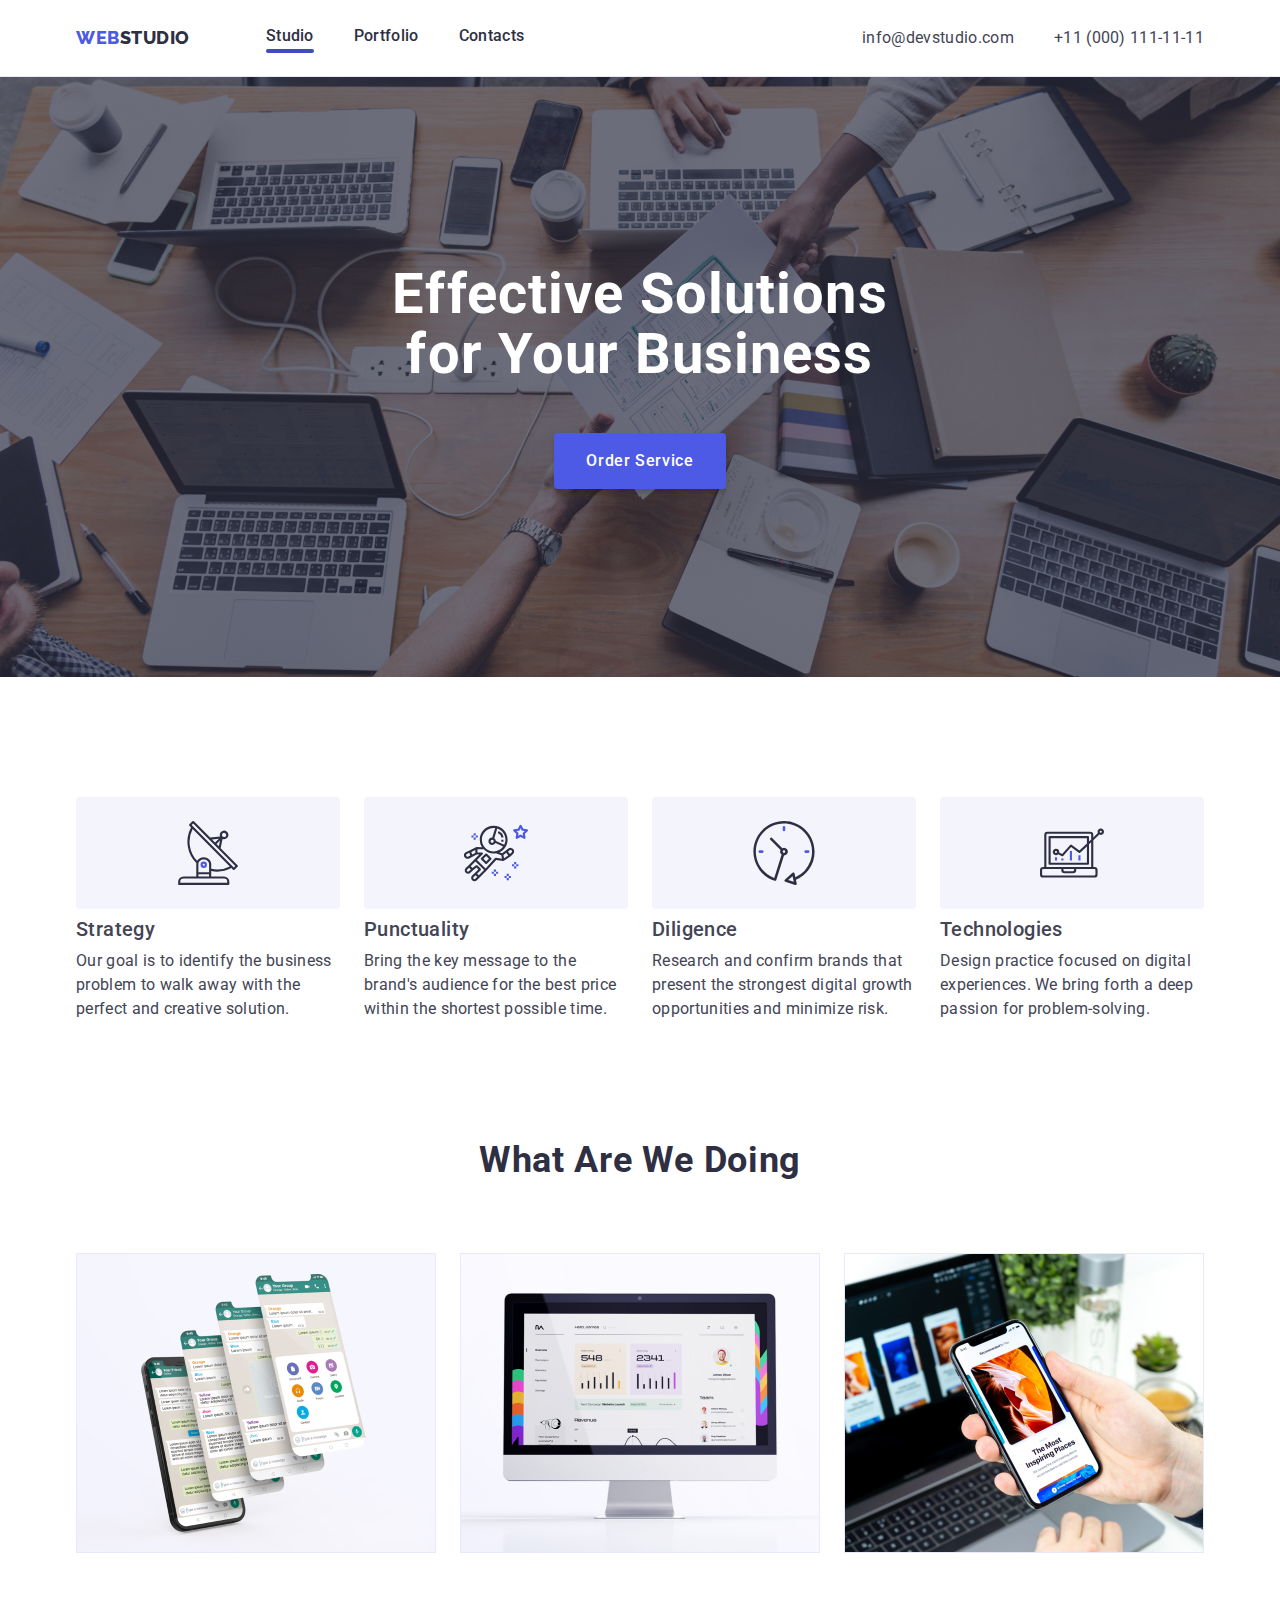
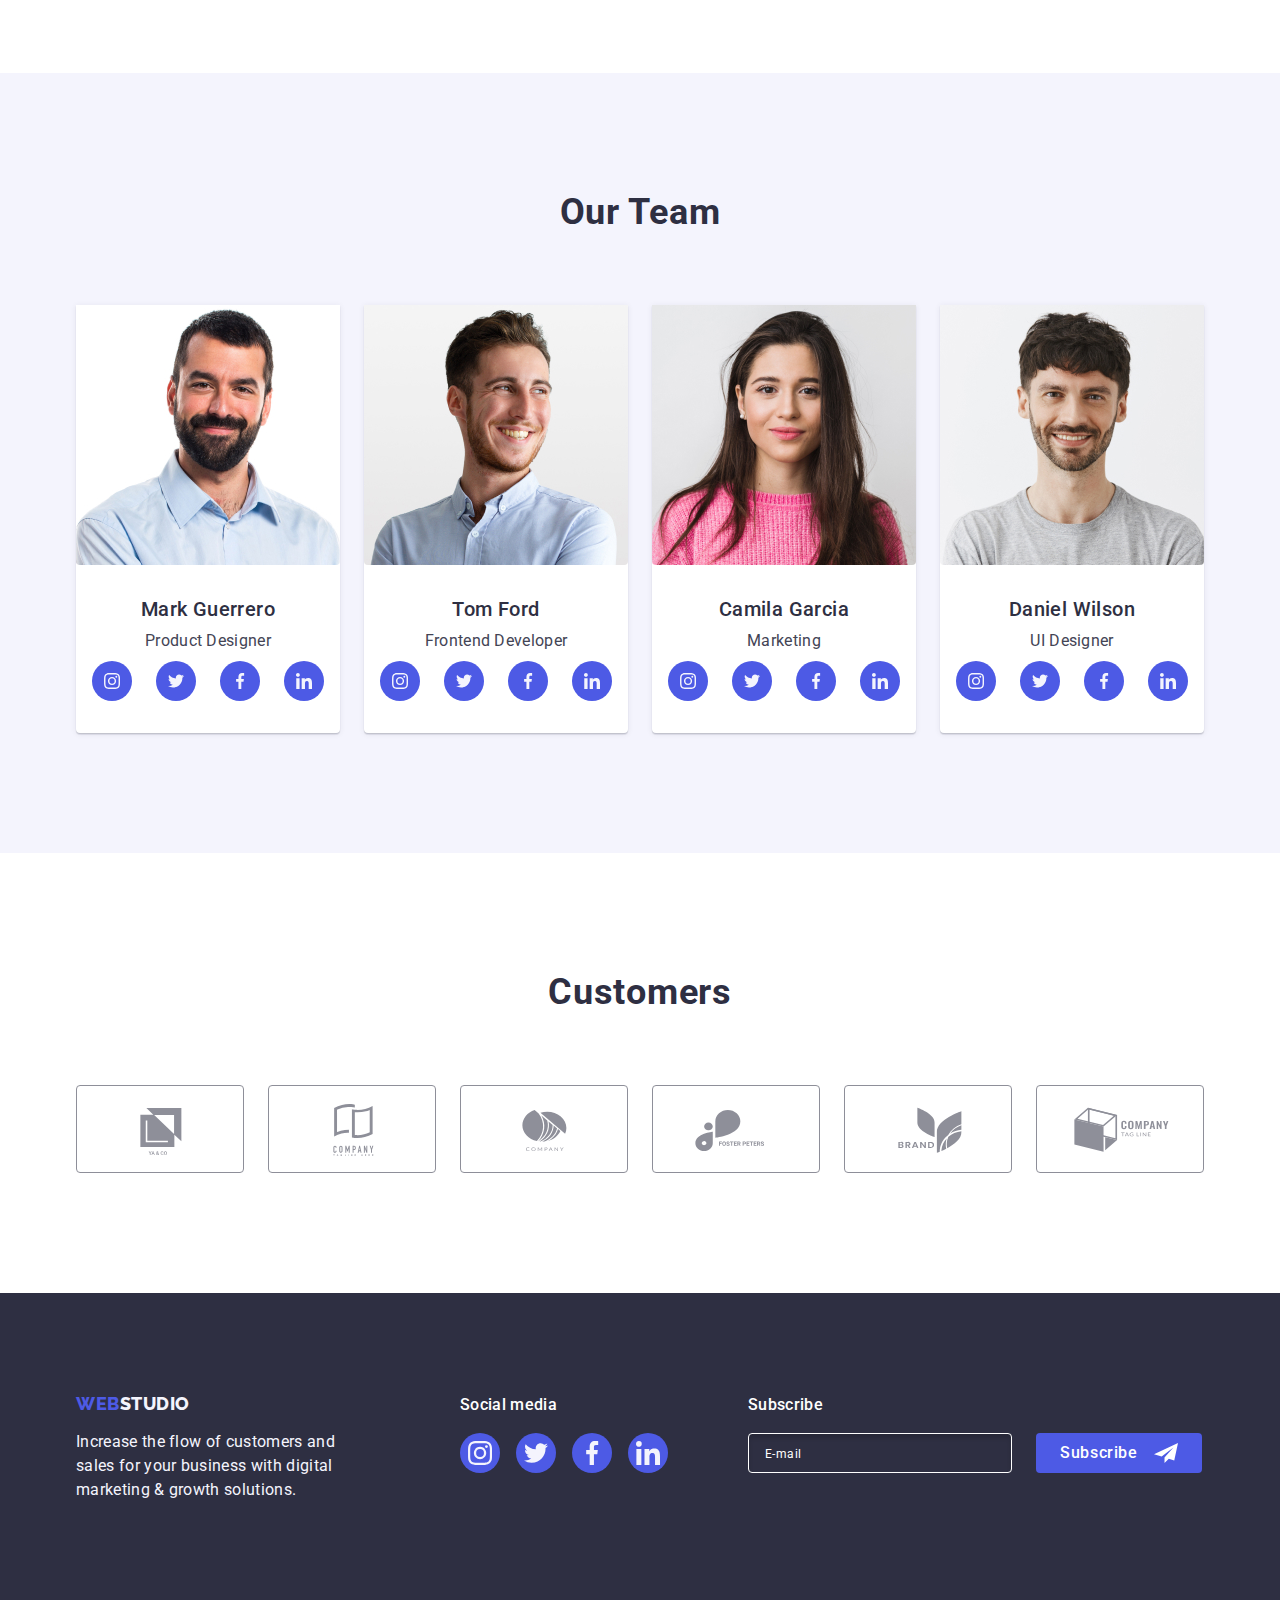
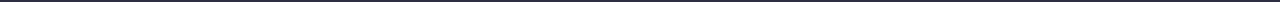
<file: index.html>
<!DOCTYPE html>

<html lang="en">
  <head>
    <meta charset="UTF-8" />
    <meta http-equiv="X-UA-Compatible" content="IE=edge" />
    <meta name="viewport" content="width=device-width, initial-scale=1.0" />

    <!-- Normalize -->
    <link
      href="https://cdn.jsdelivr.net/npm/modern-normalize@1.1.0/modern-normalize.min.css"
      rel="stylesheet"
    />
    <link rel="stylesheet" href="./css/styles.css" />

    <!-- Fonts -->
    <link rel="preconnect" href="https://fonts.googleapis.com" />
    <link rel="preconnect" href="https://fonts.gstatic.com" crossorigin />
    <link
      href="https://fonts.googleapis.com/css2?family=Raleway:wght@800&family=Roboto:wght@400;500;700;900&display=swap"
      rel="stylesheet"
    />

    <title>Web-studio</title>
  </head>
  <body>
    <!-- Header -->
    <header class="header">
      <div class="header-container container">
        <nav class="nav-container">
          <a class="logo link" href="./index.html">
            Web<span class="web">Studio</span>
          </a>
          <ul class="list nav-list">
            <li>
              <a class="header-nav-link link current-page" href="./index.html"
                >Studio</a
              >
            </li>
            <li>
              <a class="header-nav-link link" href="./portfolio.html"
                >Portfolio</a
              >
            </li>
            <li><a class="header-nav-link link" href="">Contacts</a></li>
          </ul>
        </nav>
        <address class="address">
          <ul class="list list-contacts">
            <li>
              <a class="contact link" href="info@devstudio.com"
                >info@devstudio.com</a
              >
            </li>
            <li>
              <a class="contact link" href="tel:+110001111111"
                >+11 (000) 111-11-11</a
              >
            </li>
          </ul>
        </address>
      </div>
    </header>

    <!-- Main -->
    <main>
      <!-- Hero section -->
      <section class="hero-section">
        <div class="hero-container container">
          <h1 class="hero-title">Effective Solutions for Your Business</h1>
          <button type="button" class="order-button" data-modal-open>
            Order Service
          </button>
        </div>
      </section>

      <!-- Advantages Section -->
      <section class="advantages-section">
        <div class="container">
          <h2 class="secondary-title visually-hidden">Our preferences</h2>
          <ul class="advantages-list-container list">
            <li class="advantages-item-container">
              <div class="icon-advantages-background">
                <svg width="64" height="64">
                  <use href="./images/icons.svg#icon-antenna"></use>
                </svg>
              </div>
              <h3 class="sub-title">Strategy</h3>
              <p class="advantages-desc">
                Our goal is to identify the business problem to walk away with
                the perfect and creative solution.
              </p>
            </li>
            <li class="advantages-item-container">
              <div class="icon-advantages-background">
                <svg width="64" height="64">
                  <use href="./images/icons.svg#icon-astronaut"></use>
                </svg>
              </div>
              <h3 class="sub-title">Punctuality</h3>
              <p class="advantages-desc">
                Bring the key message to the brand's audience for the best price
                within the shortest possible time.
              </p>
            </li>
            <li class="advantages-item-container">
              <div class="icon-advantages-background">
                <svg width="64" height="64">
                  <use href="./images/icons.svg#icon-clock"></use>
                </svg>
              </div>
              <h3 class="sub-title">Diligence</h3>
              <p class="advantages-desc">
                Research and confirm brands that present the strongest digital
                growth opportunities and minimize risk.
              </p>
            </li>
            <li class="advantages-item-container">
              <div class="icon-advantages-background">
                <svg width="64" height="64">
                  <use href="./images/icons.svg#icon-diagram"></use>
                </svg>
              </div>
              <h3 class="sub-title">Technologies</h3>
              <p class="advantages-desc">
                Design practice focused on digital experiences. We bring forth a
                deep passion for problem-solving.
              </p>
            </li>
          </ul>
        </div>
      </section>

      <!-- Work Section -->
      <section class="work-section section">
        <div class="container">
          <h2 class="work-title">What are we doing</h2>
          <ul class="work-list-container list">
            <li class="work-item-container">
              <img
                class="work-img"
                src="./images/what-we-do/wp-1.jpg"
                alt="website"
                width="360"
              />
            </li>
            <li class="work-item-container">
              <img
                class="work-img"
                src="./images/what-we-do/wp-2.jpg"
                alt="desing"
                width="360"
              />
            </li>
            <li class="work-item-container">
              <img
                class="work-img"
                src="./images/what-we-do/wp-3.jpg"
                alt="application"
                width="360"
              />
            </li>
          </ul>
        </div>
      </section>

      <!-- Team Section -->
      <section class="team team-section">
        <div class="container">
          <h2 class="work-title">Our Team</h2>
          <ul class="list team-list">
            <li class="our-team-list-item">
              <img
                src="./images/employees/Mark-Guerrero.jpg"
                alt="teamcard1"
                width="264"
                class="team-image"
              />
              <div class="team-card-thumb">
                <h3 class="advantages-caption">Mark Guerrero</h3>
                <p class="advantages-text">Product Designer</p>
                <ul class="icon-card">
                  <li class="social-link">
                    <a class="icon-team-background" href="#">
                      <svg class="icon-color" width="16" height="16">
                        <use href="./images/icons.svg#icon-instagram"></use>
                      </svg>
                    </a>
                  </li>
                  <li class="social-link">
                    <a class="icon-team-background" href="#">
                      <svg class="icon-color" width="16" height="16">
                        <use href="./images/icons.svg#icon-twitter"></use>
                      </svg>
                    </a>
                  </li>
                  <li class="social-link">
                    <a class="icon-team-background" href="#">
                      <svg class="icon-color" width="16" height="16">
                        <use href="./images/icons.svg#icon-facebook"></use>
                      </svg>
                    </a>
                  </li>
                  <li class="social-link">
                    <a class="icon-team-background" href="#">
                      <svg class="icon-color" width="16" height="16">
                        <use href="./images/icons.svg#icon-linkedin"></use>
                      </svg>
                    </a>
                  </li>
                </ul>
              </div>
            </li>
            <li class="our-team-list-item">
              <img
                src="./images/employees/Tom-Ford.jpg"
                alt="teamcard2"
                width="264"
                class="team-image"
              />
              <div class="team-card-thumb">
                <h3 class="advantages-caption">Tom Ford</h3>
                <p class="advantages-text">Frontend Developer</p>
                <ul class="icon-card">
                  <li class="social-link">
                    <a class="icon-team-background" href="#">
                      <svg class="icon-color" width="16" height="16">
                        <use href="./images/icons.svg#icon-instagram"></use>
                      </svg>
                    </a>
                  </li>
                  <li class="social-link">
                    <a class="icon-team-background" href="#">
                      <svg class="icon-color" width="16" height="16">
                        <use href="./images/icons.svg#icon-twitter"></use>
                      </svg>
                    </a>
                  </li>
                  <li class="social-link">
                    <a class="icon-team-background" href="#">
                      <svg class="icon-color" width="16" height="16">
                        <use href="./images/icons.svg#icon-facebook"></use>
                      </svg>
                    </a>
                  </li>
                  <li class="social-link">
                    <a class="icon-team-background" href="#">
                      <svg class="icon-color" width="16" height="16">
                        <use href="./images/icons.svg#icon-linkedin"></use>
                      </svg>
                    </a>
                  </li>
                </ul>
              </div>
            </li>
            <li class="our-team-list-item">
              <img
                src="./images/employees/Camila-Garcia.jpg"
                alt="teamcard3"
                width="264"
                class="team-image"
              />
              <div class="team-card-thumb">
                <h3 class="advantages-caption">Camila Garcia</h3>
                <p class="advantages-text">Marketing</p>
                <ul class="icon-card">
                  <li class="social-link">
                    <a class="icon-team-background" href="#">
                      <svg class="icon-color" width="16" height="16">
                        <use href="./images/icons.svg#icon-instagram"></use>
                      </svg>
                    </a>
                  </li>
                  <li class="social-link">
                    <a class="icon-team-background" href="#">
                      <svg class="icon-color" width="16" height="16">
                        <use href="./images/icons.svg#icon-twitter"></use>
                      </svg>
                    </a>
                  </li>
                  <li class="social-link">
                    <a class="icon-team-background" href="#">
                      <svg class="icon-color" width="16" height="16">
                        <use href="./images/icons.svg#icon-facebook"></use>
                      </svg>
                    </a>
                  </li>
                  <li class="social-link">
                    <a class="icon-team-background" href="#">
                      <svg class="icon-color" width="16" height="16">
                        <use href="./images/icons.svg#icon-linkedin"></use>
                      </svg>
                    </a>
                  </li>
                </ul>
              </div>
            </li>
            <li class="our-team-list-item">
              <img
                src="./images/employees/Daniel-Wilson.jpg"
                alt="teamcard4"
                width="264"
                class="team-image"
              />
              <div class="team-card-thumb">
                <h3 class="advantages-caption">Daniel Wilson</h3>
                <p class="advantages-text">UI Designer</p>
                <ul class="icon-card">
                  <li class="social-link">
                    <a class="icon-team-background" href="#">
                      <svg class="icon-color" width="16" height="16">
                        <use href="./images/icons.svg#icon-instagram"></use>
                      </svg>
                    </a>
                  </li>
                  <li class="social-link">
                    <a class="icon-team-background" href="#">
                      <svg class="icon-color" width="16" height="16">
                        <use href="./images/icons.svg#icon-twitter"></use>
                      </svg>
                    </a>
                  </li>
                  <li class="social-link">
                    <a class="icon-team-background" href="#">
                      <svg class="icon-color" width="16" height="16">
                        <use href="./images/icons.svg#icon-facebook"></use>
                      </svg>
                    </a>
                  </li>
                  <li class="social-link">
                    <a class="icon-team-background" href="#">
                      <svg class="icon-color" width="16" height="16">
                        <use href="./images/icons.svg#icon-linkedin"></use>
                      </svg>
                    </a>
                  </li>
                </ul>
              </div>
            </li>
          </ul>
        </div>
      </section>

      <!-- Customers -->
      <section class="customers-section section">
        <div class="container">
          <h2 class="secondary-title customers-title">Customers</h2>
          <ul class="icon-card">
            <li class="customers-list">
              <a class="icon-customers-border" href="#">
                <svg class="customer-icon" width="104" height="56">
                  <use href="./images/icons.svg#icon-Logo1"></use>
                </svg>
              </a>
            </li>
            <li class="customers-list">
              <a class="icon-customers-border" href="#">
                <svg class="customer-icon" width="104" height="56">
                  <use href="./images/icons.svg#icon-Logo2"></use>
                </svg>
              </a>
            </li>
            <li class="customers-list">
              <a class="icon-customers-border" href="#">
                <svg class="customer-icon" width="104" height="56">
                  <use href="./images/icons.svg#icon-Logo3"></use>
                </svg>
              </a>
            </li>
            <li class="customers-list">
              <a class="icon-customers-border" href="#">
                <svg class="customer-icon" width="104" height="56">
                  <use href="./images/icons.svg#icon-Logo4"></use>
                </svg>
              </a>
            </li>
            <li class="customers-list">
              <a class="icon-customers-border" href="#">
                <svg class="customer-icon" width="104" height="56">
                  <use href="./images/icons.svg#icon-Logo5"></use>
                </svg>
              </a>
            </li>
            <li class="customers-list">
              <a class="icon-customers-border" href="#">
                <svg class="customer-icon" width="104" height="56">
                  <use href="./images/icons.svg#icon-Logo6"></use>
                </svg>
              </a>
            </li>
          </ul>
        </div>
      </section>
    </main>

    <!-- Footer -->
    <footer class="footer">
      <div class="container foo-container">
        <div class="footer-container">
          <a class="link logo footer-link" href="./index.html">
            Web<span class="web-footer">Studio</span>
          </a>
          <p class="footer-text">
            Increase the flow of customers and sales for your business with
            digital marketing & growth solutions.
          </p>
        </div>
        <div class="social-media">
          <p class="sub-title-footer">Social media</p>
          <ul class="icon-card icon-card-footer">
            <li class="footer-list">
              <a class="icon-footer-background" href="#">
                <svg class="icon-color" width="24" height="24">
                  <use href="./images/icons.svg#icon-instagram"></use>
                </svg>
              </a>
            </li>
            <li class="footer-list">
              <a class="icon-footer-background" href="#">
                <svg class="icon-color" width="24" height="24">
                  <use href="./images/icons.svg#icon-twitter"></use>
                </svg>
              </a>
            </li>
            <li class="footer-list">
              <a class="icon-footer-background" href="#">
                <svg class="icon-color" width="24" height="24">
                  <use href="./images/icons.svg#icon-facebook"></use>
                </svg>
              </a>
            </li>
            <li class="footer-list">
              <a class="icon-footer-background" href="#">
                <svg class="icon-color" width="24" height="24">
                  <use href="./images/icons.svg#icon-linkedin"></use>
                </svg>
              </a>
            </li>
          </ul>
        </div>
        <form class="footer-subscribe-form">
          <div class="footer-input-wrapper">
            <p class="sub-title-footer">Subscribe</p>
            <input
              class="footer-subscribe-input"
              type="email"
              name="email"
              placeholder="E-mail"
              aria-label="E-mail"
            />
          </div>
          <button class="footer-subscribe-button" type="submit">
            <span class="footer-subscribe-button-text">Subscribe</span>
            <svg class="footer-subscribe-button-image">
              <use href="./images/icons.svg#icon-send"></use>
            </svg>
          </button>
        </form>
      </div>
    </footer>

    <!-- Modal backdrop -->
    <div class="is-hidden backdrop" data-modal>
      <div class="modal">
        <button class="modal-close-btn" type="button" data-modal-close>
          <svg class="modal-close-img" width="12" height="12">
            <use href="./images/icons.svg#icon-close"></use>
          </svg>
        </button>
        <strong class="modal-text"
          >Leave your contacts and we will call you back</strong
        >
        <form>
          <label class="modal-form-label">Name</label>
          <div class="modal-form-field">
            <input
              class="modal-form-input"
              type="text"
              name="user_name"
              id="user_name"
              required
              minlength="10"
            />
            <svg class="modal-form-icon" width="20" height="20">
              <use href="./images/icons.svg#icon-man"></use>
            </svg>
          </div>
          <label class="modal-form-label">Phone</label>
          <div class="modal-form-field">
            <input
              class="modal-form-input"
              type="tel"
              name="user_phone"
              id="user_phone"
              required
              minlength="13"
              maxlength="13"
            />
            <svg class="modal-form-icon" width="24" height="24">
              <use href="./images/icons.svg#icon-phone"></use>
            </svg>
          </div>
          <label class="modal-form-label">Email</label>
          <div class="modal-form-field">
            <input
              class="modal-form-input"
              type="text"
              name="user_email"
              id="user_email"
            />
            <svg class="modal-form-icon" width="24" height="24">
              <use href="./images/icons.svg#icon-email"></use>
            </svg>
          </div>
          <label class="modal-form-label" for="user_message">Comment</label>
          <textarea
            class="modal-form-message"
            name="user_message"
            rows="5"
            placeholder="Text input"
          ></textarea>

          <label class="modal-form-agreement">
            <input class="modal-form-agreement-box" type="checkbox" />
            <span class="modal-privacy"
              >I accept the terms and conditions of the
              <a class="modal-link" href="#">Privacy Policy</a>
            </span>
          </label>
          <button class="modal-button" type="submit">Send</button>
        </form>
      </div>
    </div>
    <script src="./js/modal.js"></script>
  </body>
</html>
</file>
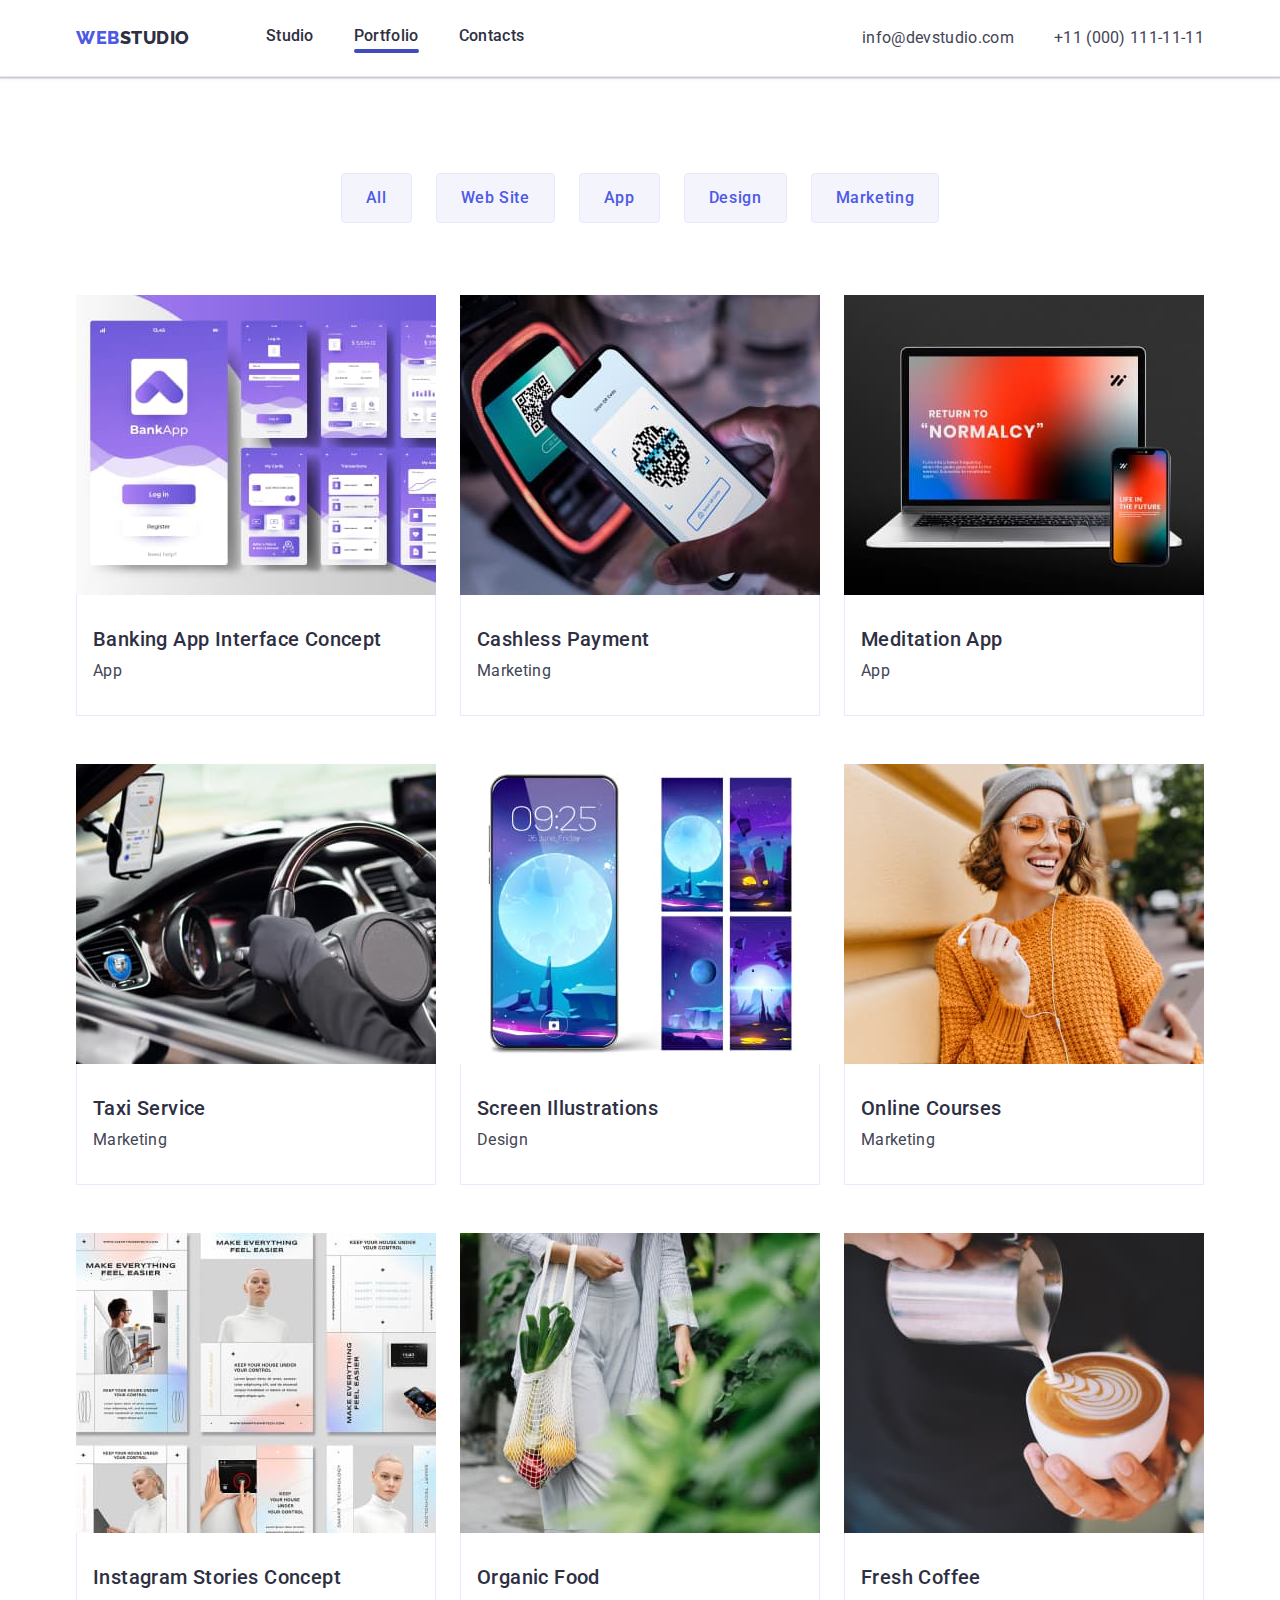
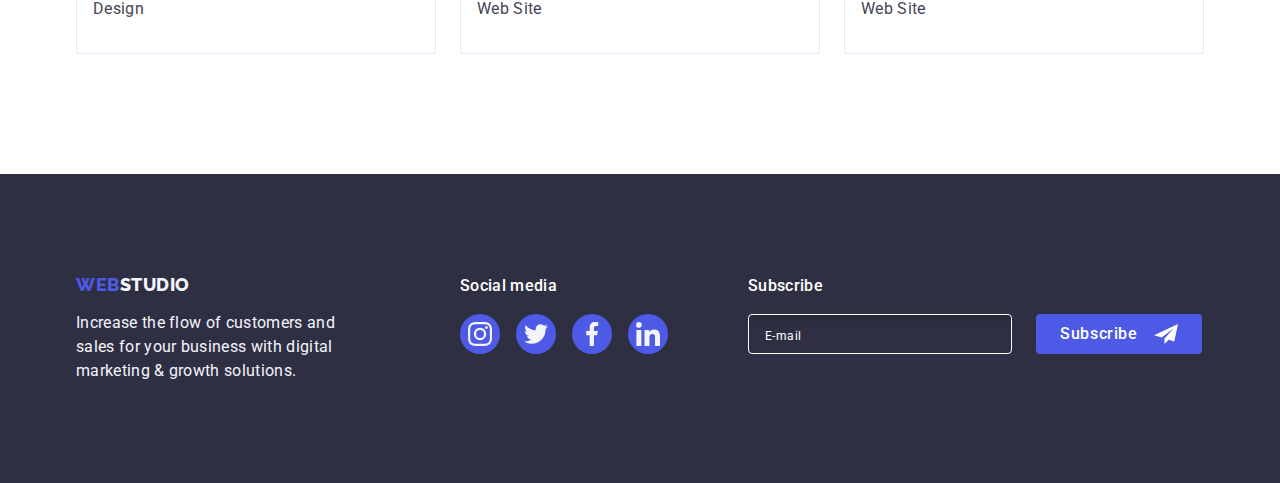
<file: portfolio.html>
<!DOCTYPE html>
<html lang="en">
  <head>
    <meta charset="UTF-8" />
    <meta http-equiv="X-UA-Compatible" content="IE=edge" />
    <meta name="viewport" content="width=device-width, initial-scale=1.0" />

    <!-- Normalize -->
    <link
      href="https://cdn.jsdelivr.net/npm/modern-normalize@1.1.0/modern-normalize.min.css"
      rel="stylesheet"
    />
    <link rel="stylesheet" href="./css/styles.css" />

    <!-- Fonts -->
    <link rel="preconnect" href="https://fonts.googleapis.com" />
    <link rel="preconnect" href="https://fonts.gstatic.com" crossorigin />
    <link
      href="https://fonts.googleapis.com/css2?family=Raleway:wght@800&family=Roboto:wght@400;500;700;900&display=swap"
      rel="stylesheet"
    />

    <title>Portfolio</title>
  </head>
  <body>
    
    <!-- Header -->
    <header class="header">
      <div class="header-container container">
        <nav class="nav-container">
          <a class="logo link" href="./index.html">
            Web<span class="web">Studio</span>
          </a>
          <ul class="list nav-list">
            <li>
              <a class="header-nav-link link" href="./index.html"
                >Studio</a
              >
            </li>
            <li>
              <a class="header-nav-link link current-page" href="./portfolio.html"
                >Portfolio</a
              >
            </li>
            <li><a class="header-nav-link link" href="">Contacts</a></li>
          </ul>
        </nav>
        <address class="address">
          <ul class="list list-contacts">
            <li>
              <a class="contact link" href="info@devstudio.com"
                >info@devstudio.com</a
              >
            </li>
            <li>
              <a class="contact link" href="tel:+110001111111"
                >+11 (000) 111-11-11</a
              >
            </li>
          </ul>
        </address>
      </div>
    </header>

    <!-- Main -->
    <main>
      <section class="portfolio-section">
        <div class="container">
          <h1 class="hide-gallery">Gallery</h1>
          <ul class="list filters-list">
            <li><button class="button-portfolio" type="button">All</button></li>
            <li>
              <button class="button-portfolio" type="button">Web Site</button>
            </li>
            <li><button class="button-portfolio" type="button">App</button></li>
            <li>
              <button class="button-portfolio" type="button">Design</button>
            </li>
            <li>
              <button class="button-portfolio" type="button">Marketing</button>
            </li>
          </ul>

          <!-- Portfolio elements -->
          <ul class="portfolio-list list">
            <li class="portfolio-card">
              <a class="link portfolio-link" href="">
                <div class="portfolio-img-wrapper">
                  <img
                  src="./images/portfoliopic/bankapp.jpg"
                  width="360"
                  height="300"
                  alt="i1"
                />
                 <p class="portfolio-overlay-text">
                    14 Stylish and User-Friendly App Design Concepts · Task Manager App · Calorie
                    Tracker App · Exotic Fruit Ecommerce App · Cloud Storage App
                  </p>
                </div>
                <div class="portfolio-desc">
                  <h2 class="gallery-header">Banking App Interface Concept</h2>
                  <p class="gallery-paragraph">App</p>
                </div>
              </a>
            </li>
            <li class="portfolio-card">
              <a class="link portfolio-link" href="">
                <div class="portfolio-img-wrapper">
                  <img
                  src="./images/portfoliopic/cashless.jpg"
                  width="360"
                  height="300"
                  alt="i2"
                />
                <p class="portfolio-overlay-text">
                    14 Stylish and User-Friendly App Design Concepts · Task Manager App · Calorie
                    Tracker App · Exotic Fruit Ecommerce App · Cloud Storage App
                  </p>
                </div>
                <div class="portfolio-desc">
                  <h2 class="gallery-header">Cashless Payment</h2>
                  <p class="gallery-paragraph">Marketing</p>
                </div>
              </a>
            </li>
            <li class="portfolio-card">
              <a class="link portfolio-link" href="">
                <div class="portfolio-img-wrapper">
                  <img
                  src="./images/portfoliopic/maditation.jpg"
                  width="360"
                  height="300"
                  alt="i3"
                />
                <p class="portfolio-overlay-text">
                    14 Stylish and User-Friendly App Design Concepts · Task Manager App · Calorie
                    Tracker App · Exotic Fruit Ecommerce App · Cloud Storage App
                  </p>
                </div>
                <div class="portfolio-desc">
                  <h2 class="gallery-header">Meditation App</h2>
                  <p class="gallery-paragraph">App</p>
                </div>
              </a>
            </li>
            <li class="portfolio-card">
              <a class="link portfolio-link" href="">
                <div class="portfolio-img-wrapper">
                  <img
                  src="./images/portfoliopic/taxi.jpg"
                  width="360"
                  height="300"
                  alt="i4"
                />
                <p class="portfolio-overlay-text">
                    14 Stylish and User-Friendly App Design Concepts · Task Manager App · Calorie
                    Tracker App · Exotic Fruit Ecommerce App · Cloud Storage App
                  </p>
                </div>
                <div class="portfolio-desc">
                  <h2 class="gallery-header">Taxi Service</h2>
                  <p class="gallery-paragraph">Marketing</p>
                </div>
              </a>
            </li>
            <li class="portfolio-card">
              <a class="link portfolio-link" href="">
                <div class="portfolio-img-wrapper">
                  <img
                  src="./images/portfoliopic/Screen.jpg"
                  width="360"
                  height="300"
                  alt="i5"
                />
                <p class="portfolio-overlay-text">
                    14 Stylish and User-Friendly App Design Concepts · Task Manager App · Calorie
                    Tracker App · Exotic Fruit Ecommerce App · Cloud Storage App
                  </p>
                </div>
                <div class="portfolio-desc">
                  <h2 class="gallery-header">Screen Illustrations</h2>
                  <p class="gallery-paragraph">Design</p>
                </div>
              </a>
            </li>
            <li class="portfolio-card">
              <a class="link portfolio-link" href="">
                <div class="portfolio-img-wrapper">
                  <img
                  src="./images/portfoliopic/onlinecourses.jpg"
                  width="360"
                  height="300"
                  alt="i6"
                />
                <p class="portfolio-overlay-text">
                    14 Stylish and User-Friendly App Design Concepts · Task Manager App · Calorie
                    Tracker App · Exotic Fruit Ecommerce App · Cloud Storage App
                  </p>
                </div>
                <div class="portfolio-desc">
                  <h2 class="gallery-header">Online Courses</h2>
                  <p class="gallery-paragraph">Marketing</p>
                </div>
              </a>
            </li>
            <li class="portfolio-card">
              <a class="link portfolio-link" href="">
                <div class="portfolio-img-wrapper">
                  <img
                  src="./images/portfoliopic/instagram.jpg"
                  width="360"
                  height="300"
                  alt="i7"
                />
                <p class="portfolio-overlay-text">
                    14 Stylish and User-Friendly App Design Concepts · Task Manager App · Calorie
                    Tracker App · Exotic Fruit Ecommerce App · Cloud Storage App
                  </p>
                </div>
                <div class="portfolio-desc">
                  <h2 class="gallery-header">Instagram Stories Concept</h2>
                  <p class="gallery-paragraph">Design</p>
                </div>
              </a>
            </li>
            <li class="portfolio-card">
              <a class="link portfolio-link" href="">
                <div class="portfolio-img-wrapper">
                  <img
                  src="./images/portfoliopic/organic.jpg"
                  width="360"
                  height="300"
                  alt="i8"
                />
                <p class="portfolio-overlay-text">
                    14 Stylish and User-Friendly App Design Concepts · Task Manager App · Calorie
                    Tracker App · Exotic Fruit Ecommerce App · Cloud Storage App
                  </p>
                </div>
                <div class="portfolio-desc">
                  <h2 class="gallery-header">Organic Food</h2>
                  <p class="gallery-paragraph">Web Site</p>
                </div>
              </a>
            </li>
            <li class="portfolio-card">
              <a class="link portfolio-link" href="">
                <div class="portfolio-img-wrapper">
                   <img
                  src="./images/portfoliopic/freshcoffee.jpg"
                  width="360"
                  height="300"
                  alt="i9"
                />
                <p class="portfolio-overlay-text">
                    14 Stylish and User-Friendly App Design Concepts · Task Manager App · Calorie
                    Tracker App · Exotic Fruit Ecommerce App · Cloud Storage App
                  </p>
                </div>
                <div class="portfolio-desc">
                  <h2 class="gallery-header">Fresh Coffee</h2>
                  <p class="gallery-paragraph">Web Site</p>
                </div>
              </a>
            </li>
          </ul>
        </div>
      </section>
    </main>

     <!-- Footer -->
    <footer class="footer">
      <div class="container foo-container">
        <div class="footer-container">
          <a class="link logo footer-link" href="./index.html">
            Web<span class="web-footer">Studio</span>
          </a>
          <p class="footer-text">
            Increase the flow of customers and sales for your business with
            digital marketing & growth solutions.
          </p>
        </div>
        <div class="social-media">
          <p class="sub-title-footer">Social media</p>
          <ul class="icon-card icon-card-footer">
            <li class="footer-list">
              <a class="icon-footer-background" href="#">
                <svg class="icon-color" width="24" height="24">
                  <use href="./images/icons.svg#icon-instagram"></use>
                </svg>
              </a>
            </li>
            <li class="footer-list">
              <a class="icon-footer-background" href="#">
                <svg class="icon-color" width="24" height="24">
                  <use href="./images/icons.svg#icon-twitter"></use>
                </svg>
              </a>
            </li>
            <li class="footer-list">
              <a class="icon-footer-background" href="#">
                <svg class="icon-color" width="24" height="24">
                  <use href="./images/icons.svg#icon-facebook"></use>
                </svg>
              </a>
            </li>
            <li class="footer-list">
              <a class="icon-footer-background" href="#">
                <svg class="icon-color" width="24" height="24">
                  <use href="./images/icons.svg#icon-linkedin"></use>
                </svg>
              </a>
            </li>
          </ul>
        </div>
        <form class="footer-subscribe-form">
          <div class="footer-input-wrapper">
            <p class="sub-title-footer">Subscribe</p>
            <input class="footer-subscribe-input" 
                   type="email"
                   name="email"
                   placeholder="E-mail"
                   aria-label="E-mail"/>
          </div>
          <button class="footer-subscribe-button" type="submit">
            <span class="footer-subscribe-button-text">Subscribe</span>
            <svg class="footer-subscribe-button-image">
              <use href="./images/icons.svg#icon-send"></use>
            </svg>
          </button>
        </form>
      </div>
    </footer>
  </body>
</html>
</file>
<file: css/styles.css>
:root {
  --primary-font: "Roboto";
  --aditionary-font: "Raleway";
  --color-navy-blue: #2e2f42;
  --color-iris: #4d5ae5;
  --color-ocean: #404bbf;
  --color-cloud: #f4f4fd;
  --color-slate: #434455;
  --color-white: #ffffff;
  --color-cornflower: #e7e9fc;
  --color-green: #31d0aa;
  --color-light-slate: #8e8f99;
  --color-grey: #2e2f42;
  --color-dairy: #fcfcfc;

  --grid-gap: 24px;
  --anim-duration: 250ms cubic-bezier(0.4, 0, 0.2, 1);
}

body {
  font-family: var(--primary-font), sans-serif;
  color: var(--color-slate);
  background-color: var(--color-white);
  font-size: 16px;
  line-height: 1.5;
  letter-spacing: 0.02em;
  text-decoration: none;
}

h1,
h2,
h3,
h4,
h5,
h6,
p {
  margin: 0;
}
img {
  display: block;
}

.visually-hidden {
  position: absolute;
  width: 1px;
  height: 1px;
  margin: -1px;
  border: 0;
  padding: 0;

  white-space: nowrap;
  clip-path: inset(100%);
  clip: rect(0 0 0 0);
  overflow: hidden;
}

/* Components */

.container {
  width: 1158px;
  margin-left: auto;
  margin-right: auto;
  padding-left: 15px;
  padding-right: 15px;
}

.section {
  padding: 120px 0;
}

.link {
  text-decoration: none;
}

.nav-link:hover,
.nav-link:focus,
.contacts-link:hover,
.contacts-link:focus {
  color: var(--link-hover-color);
}

.list {
  list-style: none;
  margin: 0;
  padding-left: 0;
}

.secondary-title {
  font-weight: 700;
  font-size: 36px;
  line-height: 1.11;
  letter-spacing: 0.02em;
  text-align: center;
  text-transform: capitalize;

  color: var(--dark-mode-color);

  margin-bottom: 72px;
}

.sub-title {
  font-weight: 500;
  font-size: 20px;
  line-height: 1.2;
  letter-spacing: 0.02em;

  color: var(--dark-mode-color);

  margin-bottom: 8px;
}

/* Header */
.logo {
  color: var(--color-iris);
  font-family: "Raleway", sans-serif;
  text-transform: uppercase;
  text-decoration: none;
  font-weight: 800;
  font-size: 18px;
  line-height: 1.17;
  letter-spacing: 0.03em;
  margin-right: 76px;
}
.web {
  color: var(--color-navy-blue);
}
.list {
  list-style: none;
}
.nav-list {
  display: flex;
  gap: 40px;
}

.header-container {
  display: flex;
  align-items: center;
  margin-left: auto;
}
.list-contacts {
  display: flex;
  gap: 40px;
}
.nav-container {
  display: flex;
  align-items: center;
}

.header-logo {
  margin-right: 76px;
}

.header-nav-link {
  position: relative;
  font-family: var(--primary-font), sans-serif;
  font-weight: 500;
  font-size: 16px;
  line-height: 1.5;
  letter-spacing: 0.02em;
  display: block;
  padding: 24px 0;
  color: var(--color-navy-blue);
  transition: color var(--anim-duration);
}
.header-nav-link:hover,
.header-nav-link:focus {
  color: var(--color-ocean);
}

.current-page::after {
  position:relative;
  color: var(--color-ocean)
  bottom: 0;
  display: block;
  content: "";
  bottom: -1px;
  width: 100%;
  height: 4px;
  background-color: var(--color-ocean);
  border-radius: 2px;
}

.link {
  text-decoration: none;
  display: block;
  
  
}
a {
  font-style: normal;
}
.header {
  background-color: var(--color-white);
  border-bottom: 1px solid var(--color-cornflower);
  box-shadow: 0px 2px 1px rgba(46, 47, 66, 0.08),
    0px 1px 1px rgba(46, 47, 66, 0.16), 0px 1px 6px rgba(46, 47, 66, 0.08);
}

.address {
  font-style: normal;
  margin-left: auto;
}
.list-contacts {
  font-family: "Roboto";
  font-style: normal;
  font-weight: 400;
  font-size: 16px;
  line-height: 24px;
  letter-spacing: 0.02em;
  color: var(--color-slate);
  list-style: none;
  display: flex;
  gap: 40px;
}
.contact {
  color: var(--color-slate);
  font-weight: 400;
  font-size: 16px;
  line-height: 1.5;
  letter-spacing: 0.02em;
  font-style: normal;
  margin-left: auto;
  transition: color var(--anim-duration);
}

.contact:hover,
.contact:focus {
  color: var(--color-ocean);
}

/* Portfolio */
.portfolio-link {
  transition: box-shadow 250ms cubic-bezier(0.4, 0, 0.2, 1);
}
.portfolio-link:hover,
.portfolio-link:focus {
  box-shadow: 0px 1px 6px rgba(46, 47, 66, 0.08),
    0px 1px 1px rgba(46, 47, 66, 0.16), 0px 2px 1px rgba(46, 47, 66, 0.08);
}
/* Menu */

.filters-list {
  display: flex;
  gap: 24px;
  justify-content: center;
  margin-bottom: 72px;
}

.buttonns-list {
  display: flex;
  justify-content: center;
  gap: var(--grid-gap);
  margin-bottom: 72px;
}

.button-portfolio {
  font-family: "Roboto", sans-serif;
  font-weight: 500;
  font-size: 16px;
  line-height: 1.5;
  text-align: center;
  letter-spacing: 0.04em;
  color: var(--color-iris);
  background: var(--color-cloud);
  border-radius: 4px;
  cursor: pointer;
  padding: 12px 24px;
  border: 1px solid var(--color-cornflower);
  border-radius: 4px;
  transition: color 250ms cubic-bezier(0.4, 0, 0.2, 1),
    background-color 250ms cubic-bezier(0.4, 0, 0.2, 1),
    border-color 250ms cubic-bezier(0.4, 0, 0.2, 1),
    box-shadow 250ms cubic-bezier(0.4, 0, 0.2, 1);
}
.button-portfolio:hover,
.button-portfolio:focus {
  background-color: var(--color-ocean);
  color: var(--color-white);
  box-shadow: 0px 3px 1px rgba(0, 0, 0, 0.1), 0px 2px 1px rgba(0, 0, 0, 0.08),
    0px 2px 2px rgba(0, 0, 0, 0.12);
  border: 1px solid transparent;
  border-radius: 4px;
}

.hide-gallery {
  visibility: hidden;
  border: 0;
  clip: rect(1px, 1px, 1px, 1px);
  -webkit-clip-path: inset(50%);
  clip-path: inset(50%);
  height: 1px;
  margin: -1px;
  overflow: hidden;
  padding: 0;
  position: absolute;
  width: 1px;
}

.portfolio-overlay-text {
  position: absolute;
  top: 0;
  left: 0;
  overflow-y: auto;
  display: flex;
  width: 100%;
  height: 100%;
  padding: 40px 32px;
  color: var(--color-cloud);
  background-color: var(--color-iris);
  transform: translateY(100%);
  transition: transform var(--anim-duration);
}

.portfolio-link:hover .portfolio-overlay-text,
.portfolio-link:focus .portfolio-overlay-text {
  transform: translateY(0);
}
.portfolio-list {
  display: flex;
  flex-wrap: wrap;
  row-gap: calc(2 * var(--grid-gap));
  column-gap: var(--grid-gap);
}
.portfolio-card {
  width: calc((100% - 2 * var(--grid-gap)) / 3);
}

.portfolio-desc {
  padding: 32px 16px;
  border: 1px solid var(--color-cornflower);
  border-top: none;
}

.portfolio-img-wrapper {
  overflow: hidden;
  position: relative;
}

.gallery-header {
  color: var(--color-navy-blue);
  font-weight: 500;
  font-size: 20px;
  line-height: 1.2;
  letter-spacing: 0.02em;
  margin-bottom: 8px;
}
.gallery-paragraph {
  font-size: 16px;
  line-height: 1.5;
  letter-spacing: 0.02em;
  color: var(--color-slate);
}

.portfolio-section {
  padding: 96px 0 120px;
}

/* Footer */
.footer {
  background-color: var(--color-navy-blue);
  padding: 100px 0;
}
.footer-link {
  display: inline-block;
  margin-bottom: 16px;
}

.web-footer {
  color: var(--color-cloud);
}
.foo-container {
  display: flex;
  align-items: baseline;
}
.footer-text {
  width: 264px;
  color: var(--color-cloud);
  line-height: 24px;
  letter-spacing: 0.02em;
  max-width: 264px;
}

.footer-container {
  align-items: baseline;
  margin-right: 120px;
}

.social-media {
  align-items: start;
}

.sub-title-footer {
  font-weight: 500;
  font-size: 16px;
  line-height: 1.5;
  letter-spacing: 0.02em;
  color: var(--color-white);
  margin-bottom: 16px;
}

ul.icon-card-footer {
  gap: 16px;
}
.icon-footer-background {
  background-color: var(--color-iris);
  border-radius: 50%;
  width: 40px;
  height: 40px;
  display: flex;
  align-items: center;
  justify-content: center;

  transition: background-color var(--anim-duration);
}

.icon-footer-background:hover,
.icon-footer-background:focus {
  background-color: var(--color-green);
  color: var(--color-green);
}
.icon-footer-color {
  fill: var(--color-cloud);
}

.footer-subscribe-form {
  display: flex;
  align-items: flex-end;
  gap: 24px;
  margin-left: 80px;
}

.footer-subscribe-wrapper {
  margin-left: 80px;
}

.footer-input-wrapper {
  display: flex;
  flex-direction: column;
}

.footer-subscribe-input {
  background-color: transparent;
  border: 1px solid #ffffff;
  box-shadow: inset 0px 4px 4px rgba(0, 0, 0, 0.15);
  border-radius: 4px;
  padding: 8px 0 8px 16px;
  color: #ffffff;
  font-weight: 400;
  font-size: 16px;
  line-height: 1.5;
  width: 264px;
  height: 40px;
}

.footer-subscribe-input:focus {
  outline: none;
}

.footer-subscribe-input::placeholder {
  color: #ffffff;
  font-size: 12px;
  line-height: 2;
  letter-spacing: 0.04em;
}

.footer-subscribe-button {
  padding: 8px 24px;
  display: flex;
  background-color: var(--color-iris);
  border: none;
  border-radius: 4px;
  transition: background-color var(--anim-duration);
}
.footer-subscribe-button:hover {
  background-color: var(--color-ocean);
}

.footer-subscribe-button-text {
  margin-right: 16px;
  font-size: 16px;
  line-height: 24px;
  font-weight: 500;
  letter-spacing: 0.04em;
  color: #ffffff;
}

.footer-subscribe-button-image {
  width: 24px;
  height: 24px;
  fill: #ffffff;
}

/* Modal */

.is-hidden {
  visibility: hidden;
  opacity: 0;
  pointer-events: none;
 
}

.backdrop {
  position: fixed;
  z-index: 100;
  top: 0;
  left: 0;
  width: 100%;
  height: 100%;

  background: rgba(46, 47, 66, 0.4);

  transition: opacity 250ms cubic-bezier(0.4, 0, 0.2, 1),
    visibility 250ms cubic-bezier(0.4, 0, 0.2, 1);
}

.modal {
  position: absolute;
  top: 50%;
  left: 50%;
  transform: translate(-50%, -50%);
  width: 408px;
  background-color: var(--color-dairy);
  padding: 72px 24px 24px;
  border-radius: 4px;
  box-shadow: 0px 1px 1px rgba(0, 0, 0, 0.14), 0px 1px 3px rgba(0, 0, 0, 0.12),
    0px 2px 1px rgba(0, 0, 0, 0.2);
  transition: transform 250ms cubic-bezier(0.4, 0, 0.2, 1);
}

.modal-close-btn {
  position: absolute;
  top: 24px;
  right: 24px;
  width: 24px;
  height: 24px;
  padding: 0;
  display: flex;
  align-items: center;
  justify-content: center;
  background: var(--color-cornflower);
  border: 1px solid rgba(0, 0, 0, 0.1);
  border-radius: 50%;
  cursor: pointer;

  transition: background-color 250ms cubic-bezier(0.4, 0, 0.2, 1),
    border 250ms cubic-bezier(0.4, 0, 0.2, 1);
}

.modal-close-btn:hover,
.modal-close-btn:focus {
  background-color: #404bbf;
  border: none;
  fill: #ffffff;
}
.modal-close-btn:hover .modal-close-img,
.modal-close-btn:focus .modal-close-img {
  color: #ffffff;
  background-color: #404bbf;
  border: none;
  fill: #ffffff;
}
.modal-close-img {
  fill: var(--color-navy-blue);
  transition: fill 250ms cubic-bezier(0.4, 0, 0.2, 1);
}

.modal-close-btn:hover .modal-close-img {
  fill: currentColor;
}

.modal-text {
  display: block;
  margin-bottom: 16px;
  justify-content: center;
  font-weight: 500;
  font-size: 16px;
  line-height: 24px;
  text-align: center;
}
.modal-form-label {
  display: block;
  margin-bottom: 4px;
  font-weight: 400;
  font-size: 12px;
  line-height: 14px;
  letter-spacing: 0.01em;
  color: #8e8f99;
}

.modal-form-field {
  position: relative;
  margin-bottom: 8px;
}
.modal-form-input {
  padding: 0 40px;
  width: 100%;
  height: 40px;

  border: 1px solid var(--color-light-slate);
  border-radius: 4px;
  outline: 2px solid transparent;
  outline-offset: -2px;

  transition: fill var(--anim-duration);
}

.modal-form-input:focus {
  outline-color: var(--color-iris);
  box-shadow: 0 0 0 4px rgb(77, 90, 229, 0.25);
}

.modal-form-icon {
  position: absolute;
  top: 50%;
  left: 16px;
  transform: translateY(-50%);
  transition: fill var(--anim-duration);
  pointer-events: none;
}

.modal-form-input:focus + .modal-form-icon {
  fill: var(--color-iris);
}

.modal-form-message {
  margin-bottom: 16px;
  display: block;
  width: 100%;
  min-height: 120px;
  padding: 8px 16px;

  border: 1px solid var(--color-light-slate);
  border-radius: 4px;
  outline: 2px solid transparent;
  outline-offset: -2px;
  transition: var(--anim-duration);
  resize: none;
}

.modal-form-message::placeholder {
  font-size: 12px;
  color: rgba(46, 47, 66, 0.4);
}

.modal-form-message:focus {
  outline-color: #4d5ae5;
  box-shadow: 0 0 0 4px rgb(77, 90, 229, 0.25);
}

.modal-form-agreement {
  display: flex;
  justify-content: flex-start;
  align-items: center;
  gap: 8px;
  margin-bottom: 24px;
}

.modal-form-agreement-box {
  appearance: none;
  width: 16px;
  height: 16px;

  border: 1px solid var(--color-light-slate);
  border-radius: 2px;
  background-repeat: no-repeat;
  background-position: center;
  background-size: 0;
  transition: var(--anim-duration);
  cursor: pointer;
}

.modal-form-agreement-box:checked {
  background-color: var(--color-iris);
  border-color: var(--color-iris);
  background-image: url("../images/icons/icon-checkbox.svg");
  background-size: 10px;
  cursor: pointer;
}

.modal-privacy {
  font-weight: 400;
  font-size: 12px;
  line-height: 14px;
  letter-spacing: 0.04em;
  color: var(--color-light-slate);
}
.modal-link {
  text-decoration: underline;
  color: var(--color-iris);
  transition: var(--anim-duration);
}

.modal-link:hover,
.modal-link:focus {
  color: #404bbf;
}

.modal-button {
  background-color: var(--color-iris);
  font-family: inherit;
  font-weight: 500;
  font-size: 16px;
  line-height: 1.5;
  align-items: center;
  letter-spacing: 0.04em;
  color: #ffffff;

  cursor: pointer;

  display: block;
  margin: 0 auto;
  min-width: 169px;
  height: 56px;
  box-shadow: 0px 4px 4px rgba(0, 0, 0, 0.15);
  border: none;
  border-radius: 4px;

  transition: var(--color-white) var(--anim-duration);
}

.modal-button:hover,
.modal-button:focus {
  background-color: var(--color-ocean);
}

/* Index html styles */

/* Hero section */
.hero-section {
  background-image: linear-gradient(
      rgba(46, 47, 66, 0.7),
      rgba(46, 47, 66, 0.7)
    ),
    url(../images/people-office.jpg);
  max-width: 1440px;
  height: 600px;
  margin: 0 auto;
  background-repeat: no-repeat;
  background-position: center;
  background-size: cover;
  background-color: var(--color-navy-blue);
}

.hero-section {
  padding: 188px 0;
}

.hero-title {
  font-weight: 700;
  font-size: 56px;
  line-height: 1.07;
  text-align: center;
  letter-spacing: 0.02em;
  color: var(--color-white);
  text-align: center;
  max-width: 496px;
  margin: 0 auto;
}
.order-button {
  background-color: var(--color-iris);
  font-family: "Roboto", sans-serif;
  font-weight: 500;
  font-size: 16px;
  line-height: 1.5;
  letter-spacing: 0.04em;
  color: var(--color-white);
  cursor: pointer;
  display: block;
  min-width: 169px;
  height: 56px;
  box-shadow: 0px 4px 4px rgba(0, 0, 0, 0.15);
  border: none;
  border-radius: 4px;
  padding: 16px 32px;
  margin: 48px auto 0 auto;

  transition: background-color var(--anim-duration);
}
.order-button:hover,
.order-button:focus {
  background-color: var(--color-ocean);
}

/* Advantages Section */
.advantages-title {
  visibility: hidden;
}
.advantages-caption {
  font-weight: 500;
  font-size: 20px;
  line-height: 1.2;
  letter-spacing: 0.02em;
  color: var(--color-navy-blue);
  margin-bottom: 8px;
}
.advantages-text {
  font-size: 16px;
  margin-bottom: 8px;
}

.advantages-section {
  padding: 120px 0;
}

.advantages-list-container {
  display: flex;
  gap: 24px;
}

.advantages-item-container {
  width: calc((100% - var(--grid-gap) * 3) / 4);
}

.advantages-desc {
  font-family: inherit;
}

.icon-advantages-background {
  background-color: var(--color-cloud);
  border-radius: 4px;
  display: flex;
  justify-content: center;
  align-items: center;
  height: 112px;
  margin-bottom: 8px;
}
.icon-advantages {
  width: 64px;
  height: 64px;
}

/* Work Section */
.work-title {
  font-size: 36px;
  font-weight: 700;
  line-height: 1.11;
  letter-spacing: 0.02em;
  text-align: center;
  text-transform: capitalize;
  color: var(--color-navy-blue);
  margin-bottom: 72px;
}

.work-section {
  padding-top: 0;
}

.work-list-container {
  display: flex;
  gap: var(--grid-gap);
}

.work-item-container {
  width: calc((100% - var(--grid-gap) * 2) / 3);
}

/* Team Section */
.team-container {
  padding: 32px 0;
}
.team-list {
  display: flex;
  gap: 24px;
  justify-content: center;
}
.team-section {
  background-color: var(--color-cloud);
  padding: 120px 0;
}
.team-title {
  font-size: 36px;
  font-weight: 700;
  line-height: 1.11;
  text-align: center;
  letter-spacing: 0.02em;
  text-transform: capitalize;
  color: var(--color-grey);
}
.team-card {
  background-color: var(--color-white);
}
.team-caption {
  font-size: 20px;
  font-weight: 500;
  letter-spacing: 0.02em;
  line-height: 1.2;
  color: var(--color-grey);
}
.team-text {
  font-size: 16px;
  color: var(--color-slate);
  line-height: 1.5;
  letter-spacing: 0.02em;
}
.our-team-list-item {
  background-color: var(--color-white);
  box-shadow: 0px 1px 6px rgba(46, 47, 66, 0.08),
    0px 1px 1px rgba(46, 47, 66, 0.16), 0px 2px 1px rgba(46, 47, 66, 0.08);
  border-radius: 4px;
  border-radius: 0px 0px 4px 4px;
}

.team-image {
  border-radius: 0px 0px 4px 4px;
}

.employees-section {
  background-color: var(--light-mode-color);
}

.employees-list {
  display: flex;
  gap: var(--grid-gap);
}

.team-card {
  background-color: var(--main-background-color);
  box-shadow: 0px 1px 6px rgba(46, 47, 66, 0.08),
    0px 1px 1px rgba(46, 47, 66, 0.16), 0px 2px 1px rgba(46, 47, 66, 0.08);
}

.team-card-thumb {
  padding: 32px 0;
  border-radius: 0px 0px 4px 4px;
  border-top-left-radius: 0px;
  border-top-right-radius: 0px;
  border-top-right-radius: 4px;
  border-bottom-left-radius: 4px;
  text-align: center;
}

.employee-name {
  text-align: center;
}

.employee-position {
  font-size: 16px;
  text-align: center;
}

.icon-card {
  list-style: none;
  display: flex;
  align-items: center;
  justify-content: center;
  gap: 24px;
  padding-left: 0;
  margin: 0;
}
.icon-team-background {
  background-color: var(--color-iris);
  border-radius: 50%;
  width: 40px;
  height: 40px;
  display: flex;
  align-items: center;
  justify-content: center;
  transition: background-color var(--anim-duration);
}
.icon-team-background:hover,
.icon-team-background:focus {
  background-color: var(--color-ocean);
}
.icon-color {
  fill: var(--color-cloud);
}

/* Customors */
.customers-section {
  padding-top: 120px;
  padding-bottom: 120px;
}

.customers-title {
  line-height: 1.1;
  color: var(--color-navy-blue);
}
.customers-list {
  display: flex;
  gap: 24px;
  width: calc((100% - 120px) / 6);
  height: 88px;
}
.icon-customers-border {
  border: 1px solid var(--color-light-slate);
  color: var(--color-light-slate);
  border-radius: 4px;
  display: flex;
  align-items: center;
  justify-content: center;
  width: 100%;
  height: 100%;

  transition: border-color var(--anim-duration), color var(--anim-duration);
}
.customer-icon {
  fill: currentColor;
  transition: var(--anim-duration);
}
.icon-customers-border:hover,
.icon-customers-border:focus {
  border-color: var(--color-ocean);
  color: var(--color-ocean);
}
.icon-customers-border:hover .customer-icon,
.icon-customers-border:focus .customer-icon {
  fill: var(--color-ocean);
}
</file>
